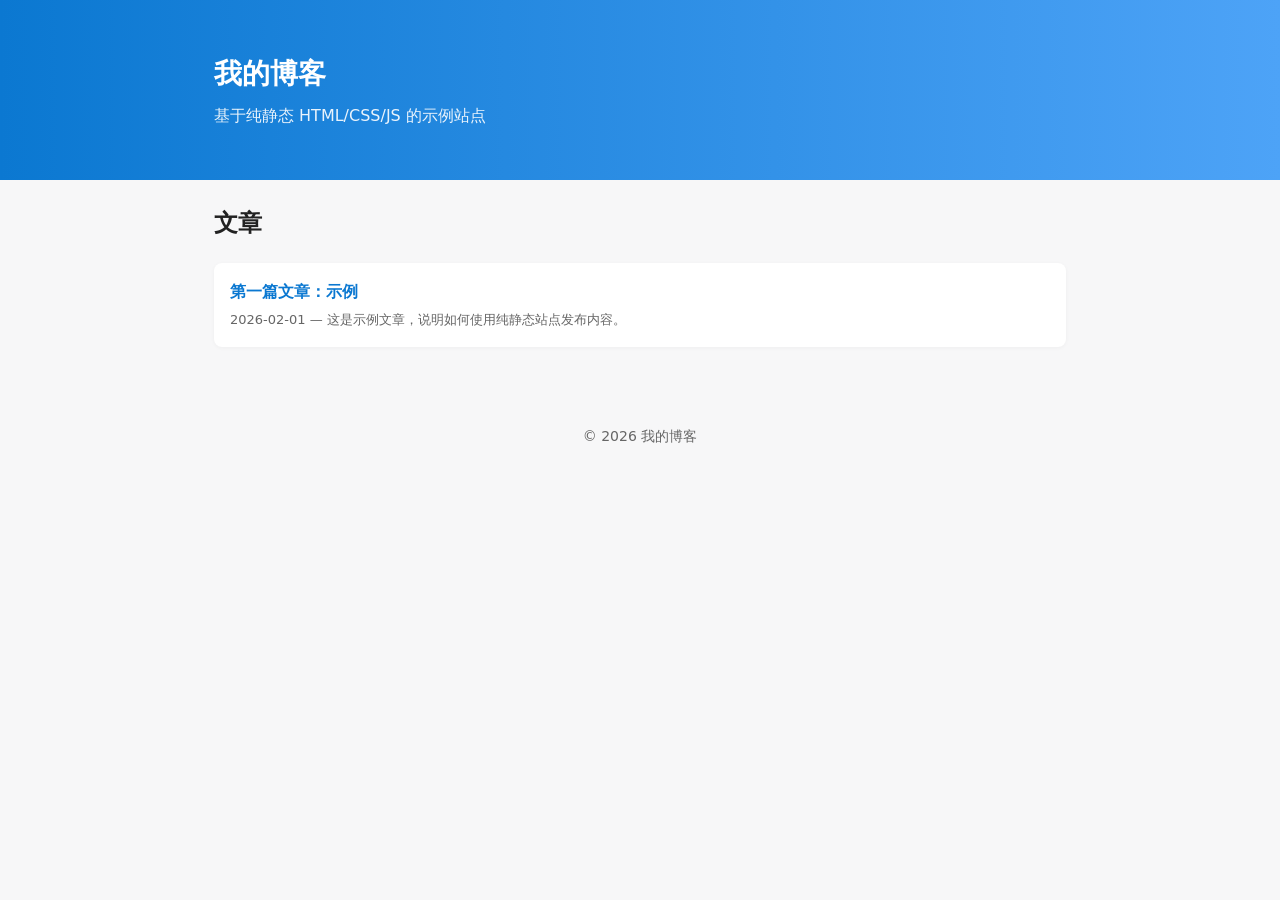
<file: index.html>
<!doctype html>
<html lang="zh-CN">

<head>
	<meta charset="utf-8">
	<meta name="viewport" content="width=device-width,initial-scale=1">
	<title>我的博客</title>
	<link rel="stylesheet" href="assets/style.css">
</head>

<body>
	<header class="site-header">
		<div class="container">
			<h1 class="site-title">我的博客</h1>
			<p class="site-desc">基于纯静态 HTML/CSS/JS 的示例站点</p>
		</div>
	</header>

	<main class="container">
		<section id="posts-section">
			<h2>文章</h2>
			<ul id="posts-list" class="posts-list">
				<!-- 列表由 assets/main.js 自动填充（读取 posts/posts.json） -->
			</ul>
		</section>
	</main>

	<footer class="site-footer">
		<div class="container">&copy; <span id="year"></span> 我的博客</div>
	</footer>

	<script src="assets/main.js"></script>

</body>

</html>
</file>
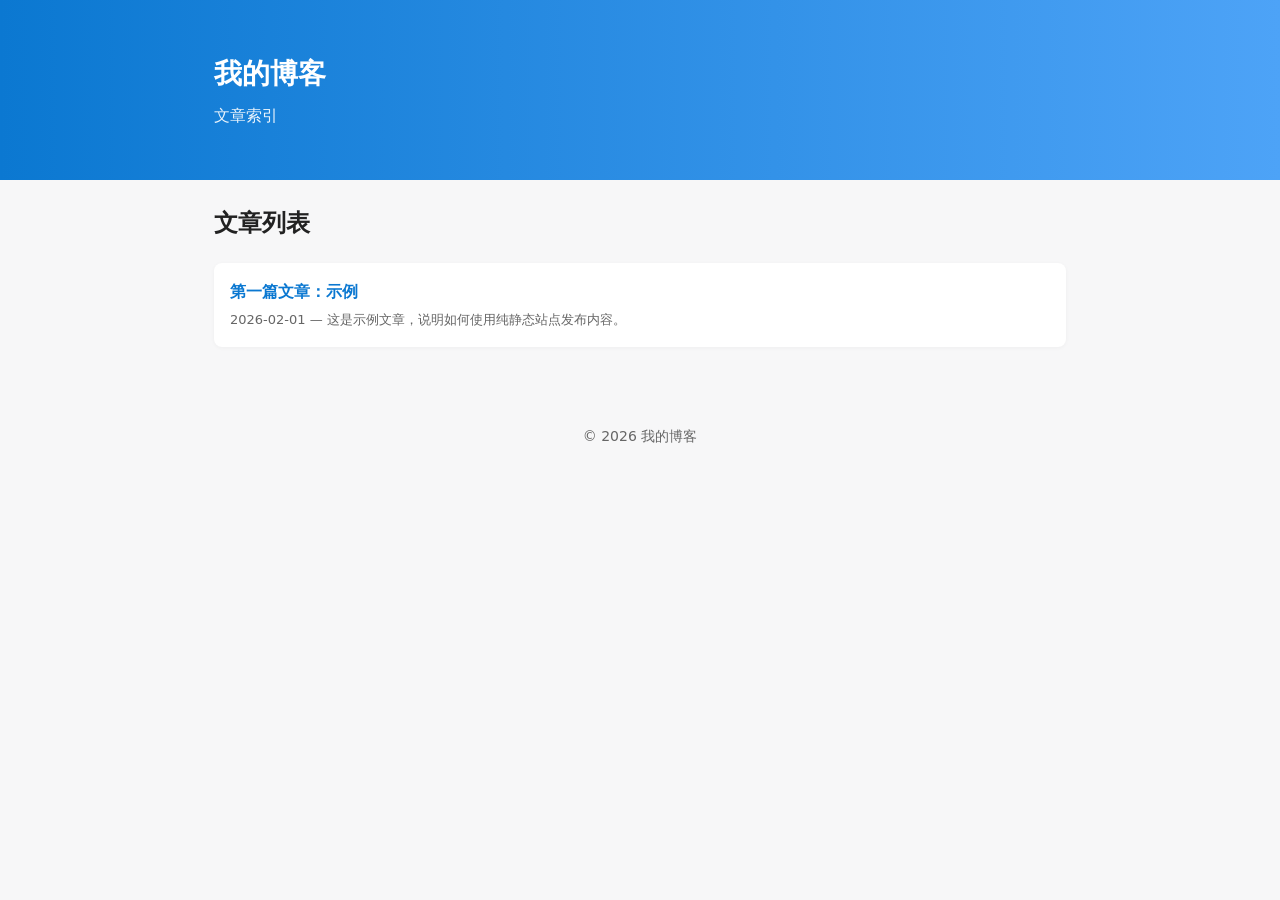
<file: posts/index.html>
<!doctype html>
<html lang="zh-CN">
<head>
  <meta charset="utf-8">
  <meta name="viewport" content="width=device-width,initial-scale=1">
  <title>文章列表 - 我的博客</title>
  <link rel="stylesheet" href="../assets/style.css">
</head>
<body>
  <header class="site-header">
    <div class="container">
      <h1 class="site-title"><a href="/" style="text-decoration:none;color:inherit;">我的博客</a></h1>
      <p class="site-desc">文章索引</p>
    </div>
  </header>

  <main class="container" id="main" role="main">
    <h2>文章列表</h2>
    <ul id="posts-list" class="posts-list">
      <li>正在加载文章……</li>
    </ul>
  </main>

  <footer class="site-footer">
    <div class="container">&copy; <span id="year"></span> 我的博客</div>
  </footer>

  <script>
    document.addEventListener('DOMContentLoaded', ()=>{
      try{document.getElementById('year').textContent = new Date().getFullYear()}catch(e){}
      const listEl = document.getElementById('posts-list');
      fetch('posts.json')
        .then(r=>{ if(!r.ok) throw new Error('无法读取 posts.json'); return r.json() })
        .then(posts=>{
          if(!Array.isArray(posts) || posts.length===0){ listEl.innerHTML = '<li>暂无文章。</li>'; return }
          posts.sort((a,b)=> (b.date||'').localeCompare(a.date||''));
          listEl.innerHTML = '';
          posts.forEach(p=>{
            const li = document.createElement('li');
            const a = document.createElement('a');
            // 生成绝对根路径链接，兼容 posts.json 中存储的相对路径
            a.href = '/' + (p.url || '').replace(/^\//, '');
            a.textContent = p.title || '无标题';
            li.appendChild(a);
            if(p.date || p.summary){
              const meta = document.createElement('div'); meta.className='post-meta';
              meta.textContent = (p.date? p.date + ' — ' : '') + (p.summary || '');
              li.appendChild(meta);
            }
            listEl.appendChild(li);
          })
        })
        .catch(err=>{ listEl.innerHTML = '<li>加载失败。</li>'; console.warn(err) })
    })
  </script>
</body>
</html>
</file>
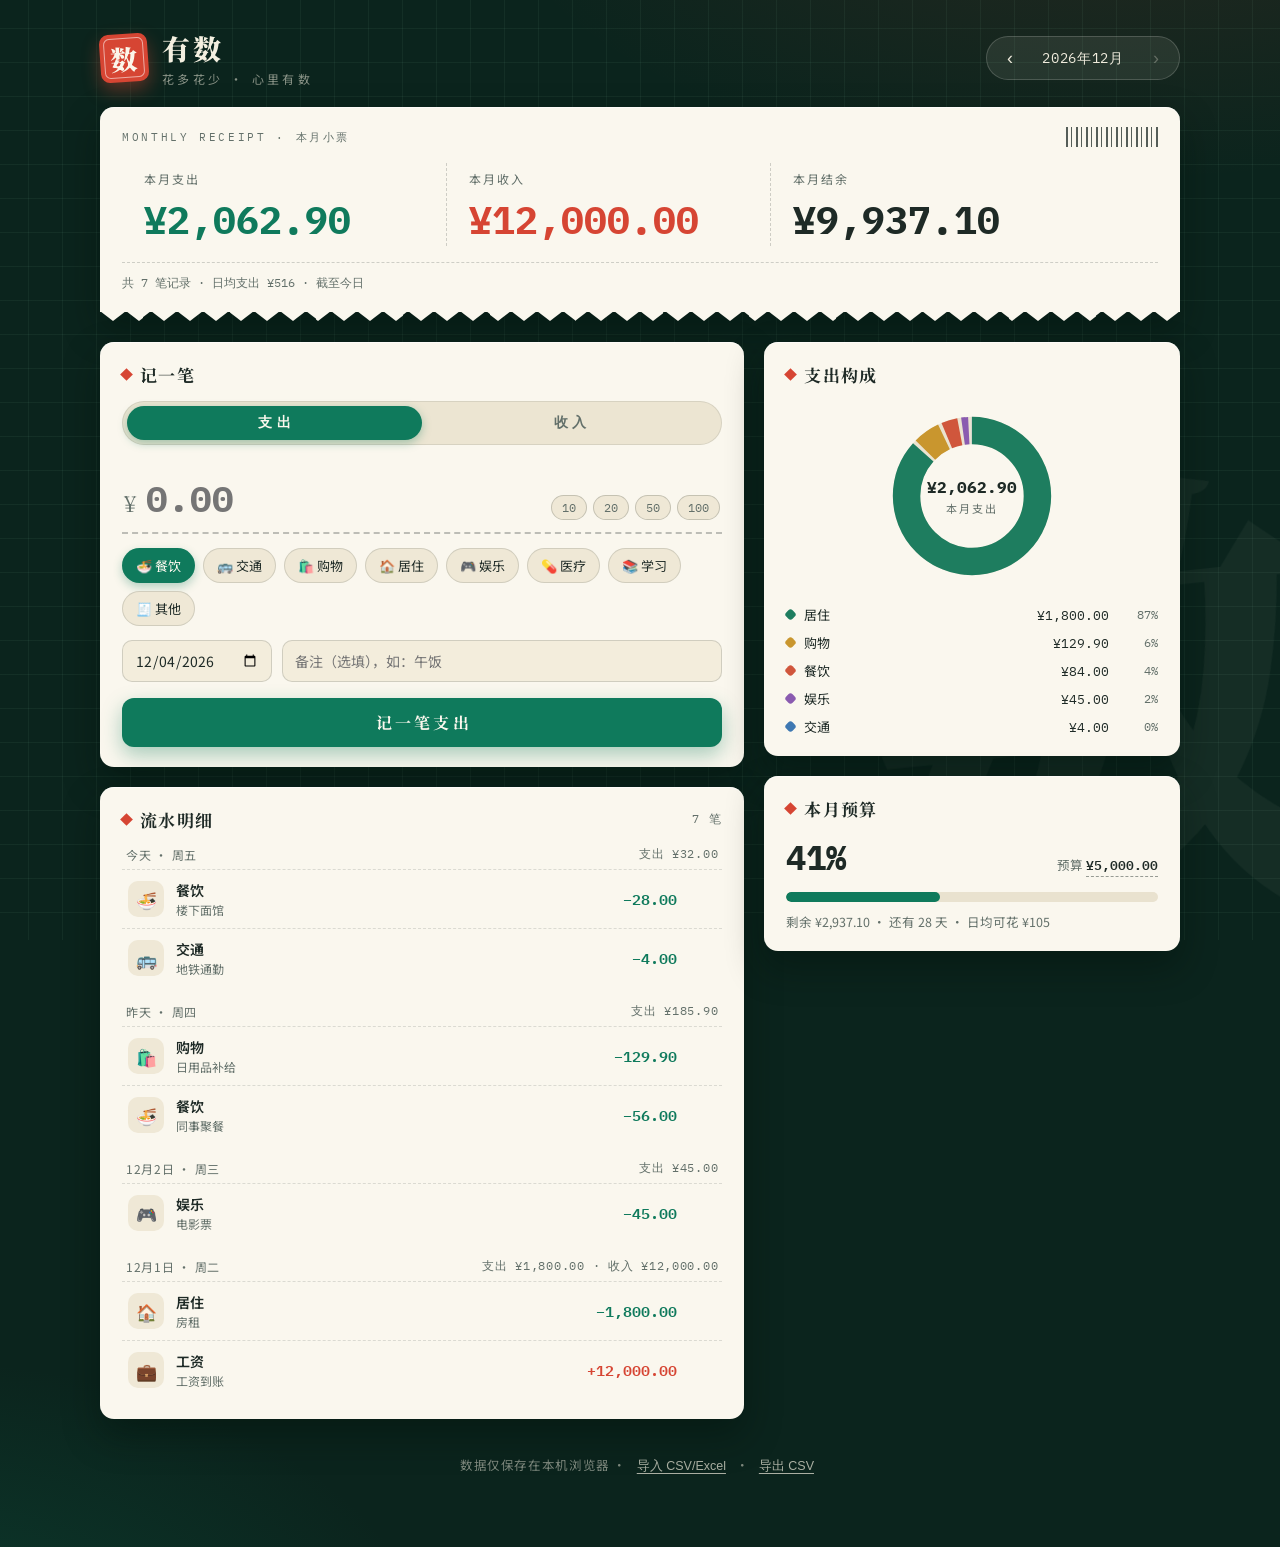
<file: shizhang/index.html>
<!DOCTYPE html>
<html lang="zh-CN">

<head>
    <meta charset="UTF-8">
    <meta name="viewport" content="width=device-width, initial-scale=1.0">
    <title>有数 · 记账本</title>
    <link rel="icon" type="image/png" href="icons/icon-192.png">
    <link rel="manifest" href="manifest.webmanifest">
    <meta name="theme-color" content="#0b241d">
    <meta name="mobile-web-app-capable" content="yes">
    <meta name="apple-mobile-web-app-capable" content="yes">
    <meta name="apple-mobile-web-app-status-bar-style" content="black-translucent">
    <meta name="apple-mobile-web-app-title" content="有数">
    <link rel="apple-touch-icon" href="icons/icon-192.png">
    <link rel="preconnect" href="https://fonts.googleapis.com">
    <link rel="preconnect" href="https://fonts.gstatic.com" crossorigin>
    <link
        href="https://fonts.googleapis.com/css2?family=IBM+Plex+Mono:wght@400;600;700&family=Noto+Sans+SC:wght@400;500;700&family=Noto+Serif+SC:wght@600;900&display=swap"
        rel="stylesheet">
    <style>
        :root {
            --bg: #0b241d;
            --paper: #faf7ee;
            --paper2: #efe8d6;
            --ink: #1e2a26;
            --ink-soft: #63706a;
            --red: #d64533;
            --red-deep: #b53224;
            --green: #0f7a5c;
            --gold: #c9962e;
            --serif: 'Noto Serif SC', 'Songti SC', serif;
            --sans: 'Noto Sans SC', 'PingFang SC', 'Microsoft YaHei', sans-serif;
            --mono: 'IBM Plex Mono', 'Menlo', monospace;
        }

        * {
            margin: 0;
            padding: 0;
            box-sizing: border-box
        }

        html {
            scroll-behavior: smooth;
            background: #0b241d;
            overscroll-behavior-y: none
        }

        body {
            font-family: var(--sans);
            color: var(--ink);
            min-height: 100vh;
            min-height: 100dvh;
            overflow-x: hidden;
            overscroll-behavior-y: none;
            background:
                radial-gradient(1100px 560px at 88% -10%, rgba(214, 69, 51, .14), transparent 60%),
                radial-gradient(900px 520px at -8% 108%, rgba(16, 122, 92, .28), transparent 60%),
                #0b241d;
        }

        body::before {
            content: "";
            position: fixed;
            inset: -40px;
            z-index: 0;
            pointer-events: none;
            background-image:
                linear-gradient(rgba(140, 200, 170, .07) 1px, transparent 1px),
                linear-gradient(90deg, rgba(140, 200, 170, .07) 1px, transparent 1px);
            background-size: 34px 34px;
            animation: drift 90s linear infinite;
        }

        @keyframes drift {
            to {
                transform: translate(34px, 34px)
            }
        }

        body::after {
            content: "数";
            position: fixed;
            right: -5vh;
            bottom: -12vh;
            z-index: 0;
            pointer-events: none;
            font-family: var(--serif);
            font-weight: 900;
            font-size: 52vh;
            color: rgba(240, 236, 221, .04);
            transform: rotate(-6deg);
        }

        ::selection {
            background: var(--red);
            color: #fff
        }

        .wrap {
            position: relative;
            z-index: 2;
            max-width: 1120px;
            margin: 0 auto;
            padding: 0 20px 70px
        }

        @keyframes rise {
            from {
                opacity: 0;
                transform: translateY(16px)
            }

            to {
                opacity: 1;
                transform: none
            }
        }

        /* ── 页眉 ── */
        .mast {
            display: flex;
            justify-content: space-between;
            align-items: center;
            gap: 16px;
            flex-wrap: wrap;
            padding: 28px 0 20px;
            animation: rise .5s ease both;
            position: relative;
            z-index: 20
        }

        .brand {
            display: flex;
            align-items: center;
            gap: 14px
        }

        .seal {
            width: 48px;
            height: 48px;
            flex: none;
            background: var(--red);
            color: #fbf6ea;
            position: relative;
            font-family: var(--serif);
            font-weight: 900;
            font-size: 27px;
            display: grid;
            place-items: center;
            border-radius: 9px;
            transform: rotate(-4deg);
            box-shadow: 0 8px 18px rgba(214, 69, 51, .4);
            transition: transform .3s;
        }

        .seal::after {
            content: "";
            position: absolute;
            inset: 4px;
            border: 1.5px solid rgba(255, 255, 255, .55);
            border-radius: 6px
        }

        .brand:hover .seal {
            transform: rotate(3deg) scale(1.05)
        }

        .brand h1 {
            font-family: var(--serif);
            font-weight: 900;
            font-size: 28px;
            letter-spacing: .12em;
            color: #f3efe0
        }

        .brand .tag {
            font-size: 12px;
            letter-spacing: .28em;
            color: rgba(240, 236, 221, .55);
            margin-top: 2px
        }

        /* ── 月份导航（含选择器） ── */
        .month-nav {
            display: flex;
            align-items: center;
            gap: 8px;
            background: rgba(250, 247, 238, .08);
            border: 1px solid rgba(250, 247, 238, .18);
            padding: 6px 8px;
            border-radius: 999px;
            color: #f0ecdd
        }

        .month-nav button {
            width: 30px;
            height: 30px;
            border-radius: 50%;
            border: none;
            background: transparent;
            color: inherit;
            font-size: 18px;
            line-height: 1;
            cursor: pointer;
            transition: .2s
        }

        .month-nav button:hover:not(:disabled) {
            background: rgba(250, 247, 238, .16)
        }

        .month-nav button:disabled {
            opacity: .3;
            cursor: default
        }

        #monthLabel {
            width: auto;
            height: auto;
            border-radius: 6px;
            padding: 0 8px;
            font-family: var(--mono);
            font-size: 14px;
            letter-spacing: .05em;
            min-width: 100px;
            text-align: center
        }

        .month-picker {
            position: absolute;
            top: calc(100% + 12px);
            right: 0;
            background: var(--paper);
            color: var(--ink);
            border-radius: 14px;
            padding: 16px;
            box-shadow: 0 12px 30px rgba(0, 0, 0, .3), 0 0 0 1px rgba(0, 0, 0, .05);
            width: 260px;
            max-width: calc(100vw - 40px);
            z-index: 10;
            opacity: 0;
            visibility: hidden;
            transform: translateY(-8px) scale(.96);
            transition: opacity .2s, transform .2s, visibility .2s;
            pointer-events: none
        }

        .month-picker.show {
            opacity: 1;
            visibility: visible;
            transform: translateY(0) scale(1);
            pointer-events: auto
        }

        .mp-head {
            display: flex;
            align-items: center;
            justify-content: space-between;
            margin-bottom: 12px
        }

        .month-picker .mp-head button {
            width: 28px;
            height: 28px;
            border: none;
            background: var(--paper2);
            border-radius: 8px;
            cursor: pointer;
            font-size: 16px;
            color: var(--ink);
            transition: background .2s
        }

        .month-picker .mp-head button:hover {
            background: #dfd7c3
        }

        #mpYear {
            font-family: var(--mono);
            font-weight: 600;
            font-size: 15px;
            letter-spacing: .05em
        }

        .mp-grid {
            display: grid;
            grid-template-columns: repeat(4, 1fr);
            gap: 8px
        }

        .month-picker .mp-grid button {
            width: auto;
            height: auto;
            border: 1px solid transparent;
            background: none;
            padding: 8px 0;
            border-radius: 8px;
            font-family: var(--sans);
            font-size: 14px;
            color: var(--ink);
            cursor: pointer;
            transition: all .2s;
            position: relative
        }

        .month-picker .mp-grid button:hover {
            background: var(--paper2)
        }

        .month-picker .mp-grid button.current {
            color: var(--green);
            font-weight: 700
        }

        .month-picker .mp-grid button.current::after {
            content: "";
            position: absolute;
            bottom: 4px;
            left: 50%;
            transform: translateX(-50%);
            width: 4px;
            height: 4px;
            border-radius: 50%;
            background: var(--green)
        }

        .month-picker .mp-grid button.active {
            background: var(--red);
            color: #fff;
            font-weight: 600;
            box-shadow: 0 4px 10px rgba(214, 69, 51, .3)
        }

        .month-picker .mp-grid button.active:hover {
            background: var(--red-deep)
        }

        .month-picker .mp-grid button:disabled {
            opacity: .3;
            cursor: default
        }

        .mp-foot {
            margin-top: 12px;
            border-top: 1px dashed rgba(30, 42, 38, .15);
            padding-top: 10px;
            text-align: center
        }

        .month-picker .mp-today {
            width: auto;
            height: auto;
            border: none;
            background: none;
            color: var(--ink-soft);
            font-size: 13px;
            cursor: pointer;
            padding: 4px 12px;
            border-radius: 6px;
            transition: all .2s
        }

        .month-picker .mp-today:hover {
            background: var(--paper2);
            color: var(--red)
        }

        /* ── 面板通用 ── */
        .panel {
            background: var(--paper);
            color: var(--ink);
            border-radius: 14px;
            padding: 20px 22px;
            position: relative;
            box-shadow: 0 16px 36px rgba(3, 18, 12, .45), inset 0 1px 0 rgba(255, 255, 255, .6);
        }

        .panel h2 {
            font-family: var(--serif);
            font-weight: 700;
            font-size: 17px;
            letter-spacing: .08em;
            display: flex;
            align-items: center;
            gap: 9px;
            margin-bottom: 14px
        }

        .panel h2::before {
            content: "";
            width: 9px;
            height: 9px;
            background: var(--red);
            transform: rotate(45deg);
            flex: none
        }

        .panel h2 .cnt {
            margin-left: auto;
            font-family: var(--mono);
            font-weight: 400;
            font-size: 12px;
            color: var(--ink-soft)
        }

        /* ── 月度小票 ── */
        #summary {
            margin-bottom: 30px;
            animation: rise .55s .08s ease both;
            border-radius: 14px 14px 0 0
        }

        .receipt-top {
            display: flex;
            justify-content: space-between;
            align-items: center;
            margin-bottom: 16px
        }

        .receipt-top span {
            font-family: var(--mono);
            font-size: 11px;
            letter-spacing: .24em;
            color: var(--ink-soft)
        }

        .barcode {
            width: 92px;
            height: 20px;
            opacity: .75;
            background: repeating-linear-gradient(90deg, var(--ink) 0 2px, transparent 2px 5px, var(--ink) 5px 6px, transparent 6px 10px)
        }

        .sum-grid {
            display: grid;
            grid-template-columns: 1fr 1fr 1.2fr
        }

        .sum-cell {
            padding: 2px 22px
        }

        .sum-cell+.sum-cell {
            border-left: 1.5px dashed rgba(30, 42, 38, .2)
        }

        .sum-label {
            font-size: 12px;
            letter-spacing: .18em;
            color: var(--ink-soft)
        }

        .sum-val {
            display: block;
            font-family: var(--mono);
            font-weight: 700;
            font-variant-numeric: tabular-nums;
            font-size: clamp(22px, 3.4vw, 38px);
            margin-top: 6px
        }

        .exp .sum-val {
            color: var(--green)
        }

        .inc .sum-val {
            color: var(--red)
        }

        .bal .sum-val {
            color: var(--ink)
        }

        .bal .sum-val.neg {
            color: var(--red)
        }

        .sum-foot {
            margin-top: 16px;
            padding-top: 12px;
            border-top: 1.5px dashed rgba(30, 42, 38, .2);
            font-family: var(--mono);
            font-size: 12px;
            color: var(--ink-soft)
        }

        .zigzag {
            position: absolute;
            left: 0;
            right: 0;
            bottom: -9px;
            height: 10px;
            background: url("data:image/svg+xml,%3Csvg xmlns='http://www.w3.org/2000/svg' width='16' height='10'%3E%3Cpath d='M0 0 L8 10 L16 0 Z' fill='%23faf7ee'/%3E%3C/svg%3E") repeat-x;
            background-size: calc(100%/42) 10px
        }

        /* ── 布局 ── */
        .layout {
            display: grid;
            grid-template-columns: minmax(0, 1.55fr) minmax(0, 1fr);
            gap: 20px;
            align-items: start
        }

        #entry {
            animation: rise .55s .16s ease both
        }

        #ledger {
            margin-top: 20px;
            animation: rise .55s .22s ease both
        }

        #chartPanel {
            animation: rise .55s .24s ease both
        }

        #budgetPanel {
            margin-top: 20px;
            animation: rise .55s .3s ease both
        }

        /* ── 记一笔表单 ── */
        .type-toggle {
            position: relative;
            display: grid;
            grid-template-columns: 1fr 1fr;
            background: #ece5d2;
            border: 1px solid rgba(30, 42, 38, .1);
            border-radius: 999px;
            padding: 4px
        }

        .type-toggle .ind {
            position: absolute;
            top: 4px;
            bottom: 4px;
            left: 4px;
            width: calc(50% - 4px);
            border-radius: 999px;
            background: var(--green);
            box-shadow: 0 3px 10px rgba(15, 122, 92, .35);
            transition: transform .3s cubic-bezier(.55, .15, .15, 1), background .3s, box-shadow .3s
        }

        .type-toggle[data-type="income"] .ind {
            transform: translateX(100%);
            background: var(--red);
            box-shadow: 0 3px 10px rgba(214, 69, 51, .35)
        }

        .type-toggle button {
            position: relative;
            z-index: 1;
            border: none;
            background: none;
            padding: 8px 0;
            font-size: 14px;
            font-weight: 600;
            letter-spacing: .3em;
            text-indent: .3em;
            color: var(--ink-soft);
            cursor: pointer;
            transition: color .25s
        }

        .type-toggle button.on {
            color: #fbf8ee
        }

        .amount-box {
            display: flex;
            align-items: baseline;
            gap: 10px;
            flex-wrap: wrap;
            border-bottom: 2px dashed rgba(30, 42, 38, .28);
            padding: 14px 2px 10px;
            margin-top: 16px;
            transition: border-color .25s
        }

        .amount-box:focus-within {
            border-color: var(--gold);
            border-bottom-style: solid
        }

        .amount-box .cur {
            font-family: var(--serif);
            font-size: 22px;
            color: var(--ink-soft)
        }

        #amount {
            flex: 1;
            min-width: 140px;
            border: none;
            background: none;
            outline: none;
            font-family: var(--mono);
            font-weight: 700;
            font-size: 36px;
            color: var(--ink)
        }

        #amount::-webkit-outer-spin-button,
        #amount::-webkit-inner-spin-button {
            -webkit-appearance: none;
            margin: 0
        }

        #amount {
            -moz-appearance: textfield;
            appearance: textfield
        }

        .quick {
            display: flex;
            gap: 6px
        }

        .qk {
            font-family: var(--mono);
            font-size: 12px;
            padding: 4px 10px;
            border: 1px solid rgba(30, 42, 38, .2);
            background: var(--paper2);
            border-radius: 999px;
            cursor: pointer;
            transition: .15s;
            color: var(--ink-soft)
        }

        .qk:hover {
            background: var(--ink);
            color: var(--paper);
            transform: translateY(-1px)
        }

        @keyframes shake {

            0%,
            100% {
                transform: none
            }

            25% {
                transform: translateX(-6px)
            }

            75% {
                transform: translateX(6px)
            }
        }

        .amount-box.shake {
            animation: shake .35s;
            border-bottom-color: var(--red)
        }

        .chips {
            display: flex;
            flex-wrap: wrap;
            gap: 8px;
            margin: 14px 0 4px
        }

        .chip {
            display: inline-flex;
            align-items: center;
            gap: 6px;
            padding: 7px 13px;
            border-radius: 999px;
            background: var(--paper2);
            border: 1px solid rgba(30, 42, 38, .14);
            font-size: 13px;
            font-family: var(--sans);
            color: var(--ink);
            cursor: pointer;
            transition: .18s;
            user-select: none
        }

        .chip:hover {
            transform: translateY(-2px);
            box-shadow: 0 4px 10px rgba(20, 30, 25, .14)
        }

        .chip.sel {
            color: #fbf8ee;
            border-color: transparent;
            animation: pop .28s
        }

        .chips.t-expense .chip.sel {
            background: var(--green);
            box-shadow: 0 4px 10px rgba(15, 122, 92, .3)
        }

        .chips.t-income .chip.sel {
            background: var(--red);
            box-shadow: 0 4px 10px rgba(214, 69, 51, .3)
        }

        @keyframes pop {
            0% {
                transform: scale(.9)
            }

            60% {
                transform: scale(1.08)
            }

            100% {
                transform: scale(1)
            }
        }

        .row-fields {
            display: grid;
            grid-template-columns: 150px 1fr;
            gap: 10px;
            margin-top: 14px
        }

        .field {
            background: #f3eddc;
            border: 1px solid rgba(30, 42, 38, .16);
            border-radius: 10px;
            padding: 9px 12px;
            font: inherit;
            font-size: 14px;
            color: var(--ink);
            width: 100%;
            outline: none;
            transition: border-color .2s
        }

        .field:focus {
            border-color: var(--green)
        }

        .btn {
            border: none;
            border-radius: 12px;
            padding: 13px 20px;
            font-family: var(--serif);
            font-weight: 700;
            font-size: 16px;
            letter-spacing: .2em;
            text-indent: .2em;
            cursor: pointer;
            transition: transform .15s, filter .15s, box-shadow .15s
        }

        .btn:active {
            transform: scale(.98)
        }

        .btn-primary {
            width: 100%;
            margin-top: 16px;
            color: #fbf8ee
        }

        .btn-primary.exp {
            background: var(--green);
            box-shadow: 0 8px 20px rgba(15, 122, 92, .35)
        }

        .btn-primary.inc {
            background: var(--red);
            box-shadow: 0 8px 20px rgba(214, 69, 51, .35)
        }

        .btn-primary:hover {
            transform: translateY(-2px);
            filter: brightness(1.06)
        }

        .btn-ghost {
            background: none;
            border: 1.5px dashed rgba(30, 42, 38, .3);
            color: var(--ink-soft);
            font-size: 13px;
            padding: 8px 16px;
            border-radius: 10px
        }

        .btn-ghost:hover {
            border-style: solid;
            color: var(--ink)
        }

        /* ── 流水明细 ── */
        .day {
            margin-top: 16px
        }

        .day:first-child {
            margin-top: 2px
        }

        .day-head {
            display: flex;
            justify-content: space-between;
            font-size: 12px;
            letter-spacing: .06em;
            color: var(--ink-soft);
            padding: 0 4px 6px
        }

        .day-sum {
            font-family: var(--mono);
            font-size: 11.5px
        }

        .row {
            display: flex;
            align-items: center;
            gap: 12px;
            padding: 10px 6px;
            border-top: 1px dashed rgba(30, 42, 38, .14);
            transition: background .2s, opacity .22s, transform .22s
        }

        .row:hover {
            background: rgba(15, 122, 92, .06)
        }

        .row.out {
            opacity: 0;
            transform: translateX(14px)
        }

        @keyframes flash {
            0% {
                background: rgba(201, 150, 46, .3)
            }

            100% {
                background: transparent
            }
        }

        .row.flash {
            animation: flash 1.2s ease
        }

        .icon {
            width: 36px;
            height: 36px;
            flex: none;
            display: grid;
            place-items: center;
            font-size: 17px;
            background: var(--paper2);
            border-radius: 10px
        }

        .meta {
            flex: 1;
            display: flex;
            flex-direction: column;
            gap: 1px;
            min-width: 0
        }

        .cat {
            font-size: 14px;
            font-weight: 600
        }

        .note {
            font-size: 12px;
            color: var(--ink-soft);
            white-space: nowrap;
            overflow: hidden;
            text-overflow: ellipsis
        }

        .amt {
            font-family: var(--mono);
            font-weight: 600;
            font-size: 15px;
            font-variant-numeric: tabular-nums
        }

        .amt.expense {
            color: var(--green)
        }

        .amt.income {
            color: var(--red)
        }

        .del {
            border: none;
            background: none;
            color: #a85349;
            font-size: 13px;
            cursor: pointer;
            opacity: 0;
            transition: .2s;
            padding: 4px 7px;
            border-radius: 6px
        }

        .row:hover .del {
            opacity: .75
        }

        .del:hover {
            background: rgba(214, 69, 51, .12);
            opacity: 1
        }

        @media (hover:none) {
            .del {
                opacity: .55
            }
        }

        .empty {
            text-align: center;
            padding: 36px 16px;
            border: 1.5px dashed rgba(30, 42, 38, .25);
            border-radius: 12px;
            color: var(--ink-soft);
            font-size: 14px;
            line-height: 2
        }

        /* ── 支出构成 ── */
        .donut-wrap {
            position: relative;
            width: 190px;
            margin: 6px auto 14px
        }

        .donut-wrap svg {
            display: block
        }

        .donut-wrap circle.seg {
            transition: stroke-dasharray .8s cubic-bezier(.4, .1, .2, 1), stroke-dashoffset .8s cubic-bezier(.4, .1, .2, 1)
        }

        .donut-center {
            position: absolute;
            inset: 0;
            display: grid;
            place-content: center;
            text-align: center;
            gap: 3px
        }

        #dcVal {
            font-family: var(--mono);
            font-weight: 700;
            font-size: 15.5px
        }

        #dcLab {
            font-size: 11px;
            letter-spacing: .2em;
            color: var(--ink-soft)
        }

        .legend {
            display: flex;
            flex-direction: column;
            gap: 9px
        }

        .lg-row {
            display: flex;
            align-items: center;
            gap: 9px;
            font-size: 13px
        }

        .lg-dot {
            width: 9px;
            height: 9px;
            border-radius: 3px;
            flex: none;
            transform: rotate(45deg)
        }

        .lg-amt {
            margin-left: auto;
            font-family: var(--mono);
            font-size: 12.5px
        }

        .lg-pct {
            width: 40px;
            text-align: right;
            font-family: var(--mono);
            font-size: 12px;
            color: var(--ink-soft)
        }

        .lg-empty {
            font-size: 13px;
            color: var(--ink-soft);
            text-align: center;
            padding: 10px 0
        }

        /* ── 预算 ── */
        .budget-top {
            display: flex;
            align-items: baseline;
            justify-content: space-between
        }

        #budgetUsed {
            font-family: var(--mono);
            font-weight: 700;
            font-size: 34px;
            transition: color .3s
        }

        #budgetUsed.over {
            color: var(--red)
        }

        .budget-amt {
            font-size: 12.5px;
            color: var(--ink-soft)
        }

        #budgetVal {
            font-family: var(--mono);
            font-weight: 600;
            color: var(--ink);
            cursor: pointer;
            border-bottom: 1px dashed rgba(30, 42, 38, .45)
        }

        #budgetVal:hover {
            color: var(--red)
        }

        #budgetInput {
            width: 110px;
            padding: 4px 8px;
            font-family: var(--mono)
        }

        .bar {
            height: 10px;
            background: #e9e2cf;
            border-radius: 99px;
            overflow: hidden;
            margin: 13px 0 10px
        }

        #barFill {
            height: 100%;
            width: 0%;
            background: var(--green);
            border-radius: 99px;
            transition: width .8s cubic-bezier(.4, .1, .2, 1), background .3s
        }

        #barFill.warn {
            background: var(--gold)
        }

        #barFill.over {
            background: var(--red)
        }

        .budget-sub {
            font-size: 12.5px;
            color: var(--ink-soft)
        }

        /* ── 页脚 / 提示 ── */
        footer {
            margin-top: 36px;
            text-align: center;
            font-size: 12.5px;
            color: rgba(240, 236, 221, .5);
            letter-spacing: .05em
        }

        footer button {
            background: none;
            border: none;
            color: rgba(240, 236, 221, .7);
            font-size: 12.5px;
            cursor: pointer;
            text-decoration: underline;
            text-underline-offset: 3px;
            padding: 2px 6px
        }

        footer button:hover {
            color: #fff
        }

        #toast {
            position: fixed;
            left: 50%;
            bottom: 28px;
            z-index: 50;
            transform: translate(-50%, 18px);
            opacity: 0;
            pointer-events: none;
            background: var(--paper);
            color: var(--ink);
            border-left: 4px solid var(--red);
            padding: 12px 20px;
            border-radius: 6px;
            box-shadow: 0 16px 34px rgba(0, 0, 0, .45);
            font-size: 14px;
            transition: transform .3s, opacity .3s
        }

        #toast.show {
            transform: translate(-50%, 0);
            opacity: 1
        }

        #toast .toast-act {
            margin-left: 14px;
            border: none;
            background: var(--red);
            color: #fff;
            font-size: 12.5px;
            padding: 5px 12px;
            border-radius: 999px;
            cursor: pointer;
            letter-spacing: .05em
        }

        #toast .toast-act:hover {
            filter: brightness(1.1)
        }

        @media (max-width:960px) {
            .layout {
                grid-template-columns: 1fr
            }

            .sum-grid {
                grid-template-columns: 1fr
            }

            .sum-cell {
                padding: 12px 4px
            }

            .sum-cell+.sum-cell {
                border-left: none;
                border-top: 1.5px dashed rgba(30, 42, 38, .2)
            }

            .row-fields {
                grid-template-columns: 1fr
            }
        }

        @media (prefers-reduced-motion:reduce) {

            *,
            *::before,
            *::after {
                animation: none !important;
                transition: none !important
            }
        }
    </style>
</head>

<body>
    <div class="wrap">

        <header class="mast">
            <div class="brand">
                <span class="seal">数</span>
                <div>
                    <h1>有数</h1>
                    <p class="tag">花多花少 · 心里有数</p>
                </div>
            </div>
            <nav class="month-nav" id="monthNav">
                <button id="prevM" title="上一月">‹</button>
                <button id="monthLabel" type="button"></button>
                <button id="nextM" title="下一月">›</button>
                <div class="month-picker" id="monthPicker">
                    <div class="mp-head">
                        <button type="button" id="mpPrevY">‹</button>
                        <span id="mpYear"></span>
                        <button type="button" id="mpNextY">›</button>
                    </div>
                    <div class="mp-grid" id="mpGrid"></div>
                    <div class="mp-foot">
                        <button type="button" class="mp-today" id="mpToday">回到本月</button>
                    </div>
                </div>
            </nav>
        </header>

        <section class="panel" id="summary">
            <div class="receipt-top"><span>MONTHLY RECEIPT · 本月小票</span><span class="barcode"></span></div>
            <div class="sum-grid">
                <div class="sum-cell exp"><span class="sum-label">本月支出</span><span class="sum-val"
                        id="sumExp">¥0.00</span></div>
                <div class="sum-cell inc"><span class="sum-label">本月收入</span><span class="sum-val"
                        id="sumInc">¥0.00</span></div>
                <div class="sum-cell bal"><span class="sum-label">本月结余</span><span class="sum-val"
                        id="sumBal">¥0.00</span></div>
            </div>
            <div class="sum-foot" id="sumMeta"></div>
            <div class="zigzag"></div>
        </section>

        <main class="layout">
            <div class="col-main">
                <section class="panel" id="entry">
                    <h2>记一笔</h2>
                    <div class="type-toggle" id="typeToggle" data-type="expense">
                        <span class="ind"></span>
                        <button type="button" id="tabExp" class="on">支出</button>
                        <button type="button" id="tabInc">收入</button>
                    </div>
                    <form id="form" autocomplete="off">
                        <div class="amount-box" id="amountBox">
                            <span class="cur">¥</span>
                            <input id="amount" type="number" inputmode="decimal" step="0.01" min="0" placeholder="0.00">
                            <div class="quick">
                                <button type="button" class="qk" data-v="10">10</button>
                                <button type="button" class="qk" data-v="20">20</button>
                                <button type="button" class="qk" data-v="50">50</button>
                                <button type="button" class="qk" data-v="100">100</button>
                            </div>
                        </div>
                        <div class="chips t-expense" id="catChips"></div>
                        <div class="row-fields">
                            <input id="date" type="date" class="field">
                            <input id="note" type="text" class="field" maxlength="30" placeholder="备注（选填），如：午饭">
                        </div>
                        <button id="submitBtn" class="btn btn-primary exp" type="submit">记一笔支出</button>
                    </form>
                </section>

                <section class="panel" id="ledger">
                    <h2>流水明细 <span class="cnt" id="ledgerCount"></span></h2>
                    <div id="list"></div>
                </section>
            </div>

            <aside class="col-side">
                <section class="panel" id="chartPanel">
                    <h2>支出构成</h2>
                    <div class="donut-wrap">
                        <svg id="donutSvg" width="190" height="190" viewBox="0 0 180 180"></svg>
                        <div class="donut-center"><span id="dcVal">¥0.00</span><span id="dcLab">本月支出</span></div>
                    </div>
                    <div class="legend" id="legend"></div>
                </section>

                <section class="panel" id="budgetPanel">
                    <h2>本月预算</h2>
                    <div class="budget-top">
                        <span id="budgetUsed">0%</span>
                        <span class="budget-amt">预算 <span id="budgetVal"></span><input id="budgetInput" type="number"
                                class="field" hidden></span>
                    </div>
                    <div class="bar">
                        <div id="barFill"></div>
                    </div>
                    <div class="budget-sub" id="budgetSub"></div>
                </section>
            </aside>
        </main>

        <footer>
            数据仅保存在本机浏览器 ·
            <button id="importBtn">导入 CSV/Excel</button> ·
            <button id="exportBtn">导出 CSV</button>
            <input type="file" id="importFile" accept=".csv,.xlsx,.xls" hidden>
        </footer>
    </div>

    <div id="toast" role="status"></div>

    <script>
        /* ═══════════ 基础数据 ═══════════ */
        const CATEGORIES = {
            expense: [
                { id: 'food', name: '餐饮', icon: '🍜' },
                { id: 'transport', name: '交通', icon: '🚌' },
                { id: 'shopping', name: '购物', icon: '🛍️' },
                { id: 'home', name: '居住', icon: '🏠' },
                { id: 'fun', name: '娱乐', icon: '🎮' },
                { id: 'health', name: '医疗', icon: '💊' },
                { id: 'edu', name: '学习', icon: '📚' },
                { id: 'other-exp', name: '其他', icon: '🧾' },
            ],
            income: [
                { id: 'salary', name: '工资', icon: '💼' },
                { id: 'bonus', name: '奖金', icon: '🎁' },
                { id: 'invest', name: '理财', icon: '📈' },
                { id: 'side', name: '副业', icon: '🧑‍💻' },
                { id: 'other-inc', name: '其他', icon: '💰' },
            ]
        };
        const CAT_COLOR = {
            food: '#d0563c', transport: '#3e78b2', shopping: '#c9962e', home: '#1e7d5f',
            fun: '#8a5bb0', health: '#d4707f', edu: '#6b8f3f', 'other-exp': '#8b8578'
        };
        const ALL_CATS = [...CATEGORIES.expense, ...CATEGORIES.income];
        const $ = s => document.querySelector(s);
        const KEY = 'shizhang.records.v1', BKEY = 'shizhang.budget.v1';

        const pad = n => String(n).padStart(2, '0');
        const fmtDate = d => `${d.getFullYear()}-${pad(d.getMonth() + 1)}-${pad(d.getDate())}`;
        const curYM = () => fmtDate(new Date()).slice(0, 7);
        const uid = () => Date.now().toString(36) + Math.random().toString(36).slice(2, 7);
        const fmtMoney = n => Math.abs(n).toLocaleString('zh-CN', { minimumFractionDigits: 2, maximumFractionDigits: 2 });
        const esc = s => String(s).replace(/[&<>"]/g, c => ({ '&': '&amp;', '<': '&lt;', '>': '&gt;', '"': '&quot;' }[c]));
        const catOf = r => ALL_CATS.find(c => c.id === r.cat) || { name: '未分类', icon: '🧾' };

        /* ═══════════ 状态 ═══════════ */
        function load(k) { try { const v = localStorage.getItem(k); return v ? JSON.parse(v) : null; } catch { return null; } }
        function save() { localStorage.setItem(KEY, JSON.stringify(records)); }

        function seed() {
            const now = new Date();
            const off = n => { const d = new Date(now); d.setDate(d.getDate() - n); return fmtDate(d); };
            const mk = (ago, type, cat, amount, note) =>
                ({ id: uid(), type, cat, amount, note, date: off(ago), ts: Date.now() - ago * 864e5 - Math.random() * 36e5 });
            const salaryAgo = now.getDate() - 1;
            return [
                mk(0, 'expense', 'food', 28, '楼下面馆'),
                mk(0, 'expense', 'transport', 4, '地铁通勤'),
                mk(1, 'expense', 'shopping', 129.9, '日用品补给'),
                mk(1, 'expense', 'food', 56, '同事聚餐'),
                mk(2, 'expense', 'fun', 45, '电影票'),
                mk(3, 'expense', 'home', 1800, '房租'),
                mk(4, 'expense', 'edu', 88, '网课续费'),
                mk(5, 'income', 'invest', 86.32, '基金收益'),
                mk(salaryAgo, 'income', 'salary', 12000, '工资到账'),
            ];
        }

        let records = load(KEY);
        if (!records) { records = seed(); save(); }
        let budget = load(BKEY) ?? 5000;
        let view = { ym: curYM() };
        let formType = 'expense';
        let selectedCat = CATEGORIES.expense[0].id;

        /* ═══════════ 工具 ═══════════ */
        function monthRecords() { return records.filter(r => r.date.startsWith(view.ym)); }
        function totals(list) { let exp = 0, inc = 0; for (const r of list) r.type === 'expense' ? exp += r.amount : inc += r.amount; return { exp, inc }; }
        function daysInMonth(ym) { const [y, m] = ym.split('-').map(Number); return new Date(y, m, 0).getDate(); }
        function shiftMonth(ym, d) { const [y, m] = ym.split('-').map(Number); const t = new Date(y, m - 1 + d, 1); return `${t.getFullYear()}-${pad(t.getMonth() + 1)}`; }
        function dayLabel(ds) {
            const today = fmtDate(new Date());
            const y = new Date(); y.setDate(y.getDate() - 1);
            const yest = fmtDate(y);
            const [Y, M, D] = ds.split('-').map(Number);
            const wd = ['周日', '周一', '周二', '周三', '周四', '周五', '周六'][new Date(Y, M - 1, D).getDay()];
            if (ds === today) return `今天 · ${wd}`;
            if (ds === yest) return `昨天 · ${wd}`;
            return `${M}月${D}日 · ${wd}`;
        }
        function tween(el, to, prefix = '¥') {
            const from = el._v ?? 0; el._v = to;
            cancelAnimationFrame(el._raf);
            const t0 = performance.now(), dur = 700;
            const step = t => {
                const p = Math.min(1, (t - t0) / dur), e = 1 - Math.pow(1 - p, 3);
                el.textContent = prefix + fmtMoney(from + (to - from) * e);
                if (p < 1) el._raf = requestAnimationFrame(step);
            };
            el._raf = requestAnimationFrame(step);
        }
        let toastTimer;
        function toast(msg, action) {
            const el = $('#toast');
            el.innerHTML = '';
            const span = document.createElement('span');
            span.textContent = msg;
            el.appendChild(span);
            if (action) {
                const btn = document.createElement('button');
                btn.className = 'toast-act';
                btn.textContent = action.label;
                btn.onclick = () => { action.fn(); el.classList.remove('show'); };
                el.appendChild(btn);
            }
            el.classList.add('show');
            clearTimeout(toastTimer);
            toastTimer = setTimeout(() => el.classList.remove('show'), action ? 5000 : 2400);
        }

        /* ═══════════ 月份导航 + 选择器 ═══════════ */
        let pickerYear = new Date().getFullYear();

        function renderPicker() {
            $('#mpYear').textContent = pickerYear;
            const grid = $('#mpGrid');
            let html = '';
            for (let m = 1; m <= 12; m++) {
                const ym = `${pickerYear}-${pad(m)}`;
                const isFuture = ym > curYM();
                html += `<button type="button" data-ym="${ym}" ${isFuture ? 'disabled' : ''}>${m}月</button>`;
            }
            grid.innerHTML = html;
            grid.querySelectorAll('button').forEach(btn => {
                btn.classList.toggle('active', btn.dataset.ym === view.ym);
                btn.classList.toggle('current', btn.dataset.ym === curYM());
            });
        }

        function renderMonthNav() {
            const [y, m] = view.ym.split('-');
            $('#monthLabel').textContent = `${y}年${Number(m)}月`;
            $('#nextM').disabled = view.ym >= curYM();
            if ($('#monthPicker').classList.contains('show')) renderPicker();
        }

        $('#monthLabel').onclick = (e) => {
            e.stopPropagation();
            const picker = $('#monthPicker');
            const isShow = picker.classList.toggle('show');
            if (isShow) {
                pickerYear = parseInt(view.ym.split('-')[0]);
                renderPicker();
            }
        };
        document.addEventListener('click', e => {
            if (!e.target.closest('#monthPicker') && !e.target.closest('#monthLabel')) {
                $('#monthPicker').classList.remove('show');
            }
        });
        $('#mpPrevY').onclick = e => { e.stopPropagation(); pickerYear--; renderPicker(); };
        $('#mpNextY').onclick = e => { e.stopPropagation(); pickerYear++; renderPicker(); };
        $('#mpGrid').addEventListener('click', e => {
            const btn = e.target.closest('button');
            if (!btn || btn.disabled) return;
            view.ym = btn.dataset.ym;
            $('#monthPicker').classList.remove('show');
            renderAll();
        });
        $('#mpToday').onclick = () => {
            view.ym = curYM();
            $('#monthPicker').classList.remove('show');
            renderAll();
        };

        $('#prevM').onclick = () => { view.ym = shiftMonth(view.ym, -1); renderAll(); };
        $('#nextM').onclick = () => { if (view.ym < curYM()) { view.ym = shiftMonth(view.ym, 1); renderAll(); } };

        document.addEventListener('keydown', e => {
            const tag = document.activeElement?.tagName;
            if (['INPUT', 'TEXTAREA', 'SELECT'].includes(tag)) return;
            if (e.key === 'ArrowLeft') {
                view.ym = shiftMonth(view.ym, -1); renderAll(); e.preventDefault();
            } else if (e.key === 'ArrowRight') {
                if (view.ym < curYM()) { view.ym = shiftMonth(view.ym, 1); renderAll(); e.preventDefault(); }
            }
        });

        $('#monthNav').addEventListener('wheel', e => {
            if (e.deltaY < 0) { view.ym = shiftMonth(view.ym, -1); renderAll(); }
            else if (e.deltaY > 0 && view.ym < curYM()) { view.ym = shiftMonth(view.ym, 1); renderAll(); }
            e.preventDefault();
        }, { passive: false });

        /* ═══════════ 渲染 ═══════════ */
        function renderSummary() {
            const list = monthRecords(), { exp, inc } = totals(list), bal = inc - exp;
            tween($('#sumExp'), exp);
            tween($('#sumInc'), inc);
            tween($('#sumBal'), Math.abs(bal), bal < 0 ? '-¥' : '¥');
            $('#sumBal').classList.toggle('neg', bal < 0);
            const days = view.ym === curYM() ? new Date().getDate() : daysInMonth(view.ym);
            $('#sumMeta').textContent =
                `共 ${list.length} 笔记录 · 日均支出 ¥${(exp / (days || 1)).toFixed(0)}` +
                (view.ym === curYM() ? ` · 截至今日` : '');
            $('#ledgerCount').textContent = `${list.length} 笔`;
        }

        function renderList(highlightId) {
            const wrap = $('#list');
            const list = monthRecords().sort((a, b) => b.date.localeCompare(a.date) || b.ts - a.ts);
            if (!list.length) {
                wrap.innerHTML = `<div class="empty">这个月还没有账目，从第一笔开始吧。<br>
      <button class="btn btn-ghost" id="seedBtn">载入示例数据</button></div>`;
                return;
            }
            const groups = {};
            list.forEach(r => (groups[r.date] ??= []).push(r));
            let html = '';
            for (const date of Object.keys(groups).sort((a, b) => b.localeCompare(a))) {
                const items = groups[date], t = totals(items);
                html += `<div class="day"><div class="day-head"><span>${dayLabel(date)}</span><span class="day-sum">` +
                    `${t.exp ? `支出 ¥${fmtMoney(t.exp)}` : ''}${t.exp && t.inc ? ' · ' : ''}${t.inc ? `收入 ¥${fmtMoney(t.inc)}` : ''}` +
                    `</span></div>`;
                for (const r of items) {
                    const c = catOf(r);
                    html += `<div class="row" data-id="${r.id}">
        <span class="icon">${c.icon}</span>
        <span class="meta"><span class="cat">${c.name}</span>${r.note ? `<span class="note">${esc(r.note)}</span>` : ''}</span>
        <span class="amt ${r.type}">${r.type === 'income' ? '+' : '−'}${fmtMoney(r.amount)}</span>
        <button class="del" title="删除这笔">✕</button>
      </div>`;
                }
                html += '</div>';
            }
            wrap.innerHTML = html;
            if (highlightId) wrap.querySelector(`.row[data-id="${highlightId}"]`)?.classList.add('flash');
        }

        function renderChart() {
            const exps = monthRecords().filter(r => r.type === 'expense');
            const sum = exps.reduce((s, r) => s + r.amount, 0);
            const byCat = {};
            exps.forEach(r => byCat[r.cat] = (byCat[r.cat] || 0) + r.amount);
            const entries = Object.entries(byCat)
                .map(([id, amt]) => ({ id, amt, cat: catOf({ cat: id }) }))
                .sort((a, b) => b.amt - a.amt);

            $('#dcVal').textContent = '¥' + fmtMoney(sum);
            const R = 62, C = 2 * Math.PI * R;
            let segs = '', acc = 0;
            const gap = entries.length > 1 ? 3 : 0;
            entries.forEach(e => {
                const len = e.amt / sum * C;
                const dash = Math.max(len - gap, .6);
                const col = CAT_COLOR[e.id] || '#8b8578';
                segs += `<circle class="seg" cx="90" cy="90" r="${R}" fill="none" stroke="${col}" stroke-width="26"
      transform="rotate(-90 90 90)" style="stroke-dasharray:0 ${C};stroke-dashoffset:0"
      data-dash="${dash} ${C - dash}" data-off="${-acc}"></circle>`;
                acc += len;
            });
            const svg = $('#donutSvg');
            svg.innerHTML = `<circle cx="90" cy="90" r="${R}" fill="none" stroke="#eae3d0" stroke-width="26"/>` + segs;
            requestAnimationFrame(() => requestAnimationFrame(() => {
                svg.querySelectorAll('.seg').forEach(c => {
                    c.style.strokeDasharray = c.dataset.dash;
                    c.style.strokeDashoffset = c.dataset.off;
                });
            }));

            $('#legend').innerHTML = entries.length
                ? entries.map(e => `<div class="lg-row">
        <span class="lg-dot" style="background:${CAT_COLOR[e.id] || '#8b8578'}"></span>
        <span>${e.cat.name}</span>
        <span class="lg-amt">¥${fmtMoney(e.amt)}</span>
        <span class="lg-pct">${Math.round(e.amt / sum * 100)}%</span>
      </div>`).join('')
                : `<div class="lg-empty">暂无支出数据</div>`;
        }

        function renderBudget() {
            const { exp } = totals(monthRecords());
            const pct = budget > 0 ? exp / budget * 100 : 0;
            const used = $('#budgetUsed');
            used.textContent = pct.toFixed(0) + '%';
            used.classList.toggle('over', pct >= 100);
            const fill = $('#barFill');
            fill.style.width = Math.min(pct, 100) + '%';
            fill.className = pct >= 100 ? 'over' : pct > 75 ? 'warn' : '';
            $('#budgetVal').textContent = '¥' + fmtMoney(budget);

            const sub = $('#budgetSub');
            if (pct >= 100) {
                sub.textContent = `已超支 ¥${fmtMoney(exp - budget)}，下月加油～`;
            } else if (view.ym === curYM()) {
                const daysLeft = daysInMonth(view.ym) - new Date().getDate() + 1;
                const remain = budget - exp;
                sub.textContent = `剩余 ¥${fmtMoney(remain)} · 还有 ${daysLeft} 天 · 日均可花 ¥${(remain / daysLeft).toFixed(0)}`;
            } else {
                sub.textContent = `剩余 ¥${fmtMoney(budget - exp)}`;
            }
        }

        function renderAll(highlightId) {
            renderMonthNav(); renderSummary(); renderList(highlightId); renderChart(); renderBudget();
        }

        /* ═══════════ 表单 ═══════════ */
        function renderChips() {
            $('#catChips').innerHTML = CATEGORIES[formType]
                .map(c => `<button type="button" class="chip${c.id === selectedCat ? ' sel' : ''}" data-id="${c.id}">${c.icon} ${c.name}</button>`)
                .join('');
        }
        function setType(t) {
            formType = t;
            selectedCat = CATEGORIES[t][0].id;
            $('#typeToggle').dataset.type = t;
            $('#tabExp').classList.toggle('on', t === 'expense');
            $('#tabInc').classList.toggle('on', t === 'income');
            $('#catChips').className = 'chips t-' + t;
            renderChips();
            const sb = $('#submitBtn');
            sb.textContent = t === 'expense' ? '记一笔支出' : '记一笔收入';
            sb.className = 'btn btn-primary ' + (t === 'expense' ? 'exp' : 'inc');
        }

        $('#tabExp').onclick = () => setType('expense');
        $('#tabInc').onclick = () => setType('income');
        $('#catChips').addEventListener('click', e => {
            const chip = e.target.closest('.chip');
            if (!chip) return;
            selectedCat = chip.dataset.id;
            renderChips();
        });
        document.querySelectorAll('.qk').forEach(b => b.onclick = () => {
            $('#amount').value = b.dataset.v;
            $('#note').focus();
        });

        $('#form').addEventListener('submit', e => {
            e.preventDefault();
            const amt = Math.round(parseFloat($('#amount').value) * 100) / 100;
            if (!amt || amt <= 0) {
                const box = $('#amountBox');
                box.classList.remove('shake'); void box.offsetWidth; box.classList.add('shake');
                $('#amount').focus();
                return;
            }
            const date = $('#date').value || fmtDate(new Date());
            const rec = {
                id: uid(), type: formType, cat: selectedCat, amount: amt,
                note: $('#note').value.trim(), date, ts: Date.now()
            };
            records.push(rec); save();
            const ym = date.slice(0, 7);
            if (ym !== view.ym) view.ym = ym;
            renderAll(rec.id);
            const c = catOf(rec);
            toast(`已记${rec.type === 'expense' ? '支出' : '收入'}：${c.name} ${rec.type === 'income' ? '+' : '−'}¥${fmtMoney(amt)}`);
            $('#amount').value = ''; $('#note').value = '';
            $('#amount').focus();
        });

        /* ═══════════ 明细交互（删除可撤销） ═══════════ */
        $('#list').addEventListener('click', e => {
            if (e.target.closest('#seedBtn')) {
                records = seed(); save(); renderAll(); toast('已载入示例数据');
                return;
            }
            const btn = e.target.closest('.del');
            if (!btn) return;
            const row = btn.closest('.row'), id = row.dataset.id;
            const rec = records.find(r => r.id === id);
            row.classList.add('out');
            setTimeout(() => {
                records = records.filter(r => r.id !== id);
                save(); renderAll();
                toast(`已删除：${catOf(rec).name} ${rec.type === 'income' ? '+' : '−'}¥${fmtMoney(rec.amount)}`, {
                    label: '撤销',
                    fn: () => { records.push(rec); save(); renderAll(rec.id); }
                });
            }, 220);
        });

        /* ═══════════ 预算编辑 ═══════════ */
        const bv = $('#budgetVal'), bi = $('#budgetInput');
        bv.onclick = () => { bi.value = budget; bv.hidden = true; bi.hidden = false; bi.focus(); bi.select(); };
        bi.addEventListener('blur', () => {
            const v = parseFloat(bi.value);
            if (v > 0) { budget = Math.round(v * 100) / 100; localStorage.setItem(BKEY, JSON.stringify(budget)); }
            bi.hidden = true; bv.hidden = false; renderBudget();
        });
        bi.addEventListener('keydown', e => {
            if (e.key === 'Enter') bi.blur();
            if (e.key === 'Escape') { bi.value = budget; bi.blur(); }
        });

        /* ═══════════ 导出 CSV ═══════════ */
        $('#exportBtn').onclick = () => {
            if (!records.length) return toast('暂无数据可导出');
            const rows = [['日期', '类型', '分类', '金额', '备注']];
            [...records].sort((a, b) => a.date.localeCompare(b.date) || a.ts - b.ts)
                .forEach(r => rows.push([r.date, r.type === 'expense' ? '支出' : '收入', catOf(r).name, r.amount.toFixed(2), r.note || '']));
            const csv = rows.map(r => r.map(f => `"${String(f).replace(/"/g, '""')}"`).join(',')).join('\r\n');
            const blob = new Blob(['\uFEFF' + csv], { type: 'text/csv;charset=utf-8' });
            const a = document.createElement('a');
            a.href = URL.createObjectURL(blob);
            a.download = `有数_${fmtDate(new Date())}.csv`;
            a.click();
            URL.revokeObjectURL(a.href);
            toast('已导出 CSV 文件');
        };

        /* ═══════════ 启动 ═══════════ */
        $('#date').value = fmtDate(new Date());
        setType('expense');
        renderAll();
    </script>

    <script>
        /* ═══════════ 导入账单（CSV / Excel） ═══════════ */
        const fileInput = $('#importFile');
        $('#importBtn').onclick = () => fileInput.click();

        fileInput.addEventListener('change', async () => {
            const f = fileInput.files[0];
            fileInput.value = '';
            if (!f) return;
            try {
                const rows = /\.csv$/i.test(f.name)
                    ? parseCSVText(await f.text())
                    : await parseExcelRows(f);
                const { valid, dup } = rowsToRecords(rows);
                if (!valid.length) return toast('未识别到有效账单：需包含"日期、金额"列');
                if (!confirm(`识别到 ${valid.length} 条账单${dup ? `，另有 ${dup} 条与现有记录重复将被跳过` : ''}，确定导入？`)) return;
                records.push(...valid);
                save();
                view.ym = valid.reduce((mx, r) => r.date.slice(0, 7) > mx ? r.date.slice(0, 7) : mx, view.ym);
                renderAll();
                toast(`导入成功：新增 ${valid.length} 条${dup ? `，跳过重复 ${dup} 条` : ''}`);
            } catch (err) {
                toast('导入失败：' + (err.message || '文件格式无法识别'));
            }
        });

        function parseCSVText(text) {
            text = text.replace(/^\uFEFF/, '');
            const rows = []; let row = [], cur = '', inQ = false;
            for (let i = 0; i < text.length; i++) {
                const ch = text[i];
                if (inQ) {
                    if (ch === '"') { if (text[i + 1] === '"') { cur += '"'; i++; } else inQ = false; }
                    else cur += ch;
                } else if (ch === '"') inQ = true;
                else if (ch === ',') { row.push(cur); cur = ''; }
                else if (ch === '\n') { row.push(cur); rows.push(row); row = []; cur = ''; }
                else if (ch !== '\r') cur += ch;
            }
            if (cur !== '' || row.length) { row.push(cur); rows.push(row); }
            return rows.filter(r => r.some(c => String(c).trim() !== ''));
        }

        function loadXLSX() {
            if (window.XLSX) return window.XLSX;
            return new Promise((res, rej) => {
                const s = document.createElement('script');
                s.src = 'https://cdn.sheetjs.com/xlsx-0.20.3/package/dist/xlsx.full.min.js';
                s.onload = () => res(window.XLSX);
                s.onerror = () => rej(new Error('Excel 解析组件加载失败（需联网），请改存为 CSV 后导入'));
                document.head.appendChild(s);
            });
        }
        async function parseExcelRows(f) {
            const X = await loadXLSX();
            const wb = X.read(await f.arrayBuffer(), { type: 'array' });
            const ws = wb.Sheets[wb.SheetNames[0]];
            return X.utils.sheet_to_json(ws, { header: 1, raw: false, defval: '' });
        }

        const COL_KEY = {
            date: /日期|时间|date/i,
            type: /类型|收支|方向|收付|type/i,
            cat: /分类|类别|项目|科目|category/i,
            amt: /金额|数额|amount|价格|总价/i,
            note: /备注|说明|描述|摘要|remark|note/i,
        };
        function recKey(r) { return [r.date, r.type, r.amount, r.cat, r.note].join('|'); }

        function rowsToRecords(rows) {
            const out = [];
            const seen = new Set(records.map(recKey));
            let dup = 0;

            let headerIdx = -1, col = {};
            for (let i = 0; i < Math.min(rows.length, 6); i++) {
                const cells = rows[i].map(c => String(c).trim());
                const m = {};
                for (const [k, re] of Object.entries(COL_KEY)) {
                    const idx = cells.findIndex(c => re.test(c));
                    if (idx >= 0) m[k] = idx;
                }
                if ((m.date !== undefined || m.amt !== undefined) && Object.keys(m).length >= 2) {
                    headerIdx = i; col = m; break;
                }
            }
            const data = headerIdx >= 0 ? rows.slice(headerIdx + 1) : rows;
            if (headerIdx < 0) col = { date: 0, type: 1, cat: 2, amt: 3, note: 4 };

            for (const r of data) {
                const get = k => col[k] !== undefined ? String(r[col[k]] ?? '').trim() : '';
                const date = parseImportDate(get('date'));
                const amt = parseImportAmount(get('amt'));
                if (!date || amt === null || amt === 0) continue;

                let type = parseImportType(get('type'));
                let amount = amt;
                if (amount < 0) { if (!type) type = 'expense'; amount = Math.round(-amount * 100) / 100; }
                else amount = Math.round(amount * 100) / 100;
                if (!type) type = 'expense';

                const catName = get('cat');
                const list = CATEGORIES[type];
                const hit = list.find(c => c.name === catName)
                    || (catName && list.find(c => c.name.includes(catName) || catName.includes(c.name)));
                let note = get('note');
                if (!hit && catName) note = note ? `${note} · ${catName}` : catName;

                const rec = {
                    id: uid(), type, amount, date,
                    cat: hit ? hit.id : (type === 'expense' ? 'other-exp' : 'other-inc'),
                    note: note.slice(0, 30), ts: Date.now(),
                };
                const key = recKey(rec);
                if (seen.has(key)) { dup++; continue; }
                seen.add(key);
                out.push(rec);
            }
            return { valid: out, dup };
        }

        function parseImportType(s) {
            if (!s) return null;
            if (/支出|花费|消费|expense/i.test(s)) return 'expense';
            if (/收入|进账|income/i.test(s)) return 'income';
            if (s === '出') return 'expense';
            if (s === '入' || s === '收') return 'income';
            return null;
        }
        function parseImportAmount(s) {
            if (!s) return null;
            const t = String(s).replace(/[¥￥,\s]/g, '').replace(/[（(]/g, '-').replace(/[）)]/g, '');
            const m = t.match(/-?\d+(\.\d+)?/);
            if (!m) return null;
            const v = parseFloat(m[0]);
            return isNaN(v) ? null : v;
        }
        function buildDate(y, mo, d) {
            if (mo < 1 || mo > 12 || d < 1 || d > 31) return null;
            return `${y}-${pad(mo)}-${pad(d)}`;
        }
        function parseImportDate(s) {
            if (!s) return null;
            s = String(s).trim();
            let m = s.match(/^(\d{4})\D+(\d{1,2})\D+(\d{1,2})/);
            if (m) return buildDate(+m[1], +m[2], +m[3]);
            m = s.match(/^(\d{1,2})[\/\-.](\d{1,2})[\/\-.](\d{4})/);
            if (m) return buildDate(+m[3], +m[1], +m[2]);
            m = s.match(/^(\d{1,2})[\/\-.](\d{1,2})[\/\-.](\d{2})$/);
            if (m) return buildDate(2000 + +m[3], +m[1], +m[2]);
            if (/^\d{8}$/.test(s)) return buildDate(+s.slice(0, 4), +s.slice(4, 6), +s.slice(6, 8));
            if (/^\d+(\.\d+)?$/.test(s)) {
                const n = parseFloat(s);
                if (n > 20000 && n < 80000) {
                    const d = new Date(Math.round((n - 25569) * 864e5));
                    return `${d.getUTCFullYear()}-${pad(d.getUTCMonth() + 1)}-${pad(d.getUTCDate())}`;
                }
            }
            return null;
        }
    </script>

    <script>
        if ('serviceWorker' in navigator) {
            window.addEventListener('load', () => {
                navigator.serviceWorker.register('./sw.js', { scope: './' }).catch(() => { });
            });
        }
    </script>
</body>

</html>
</file>
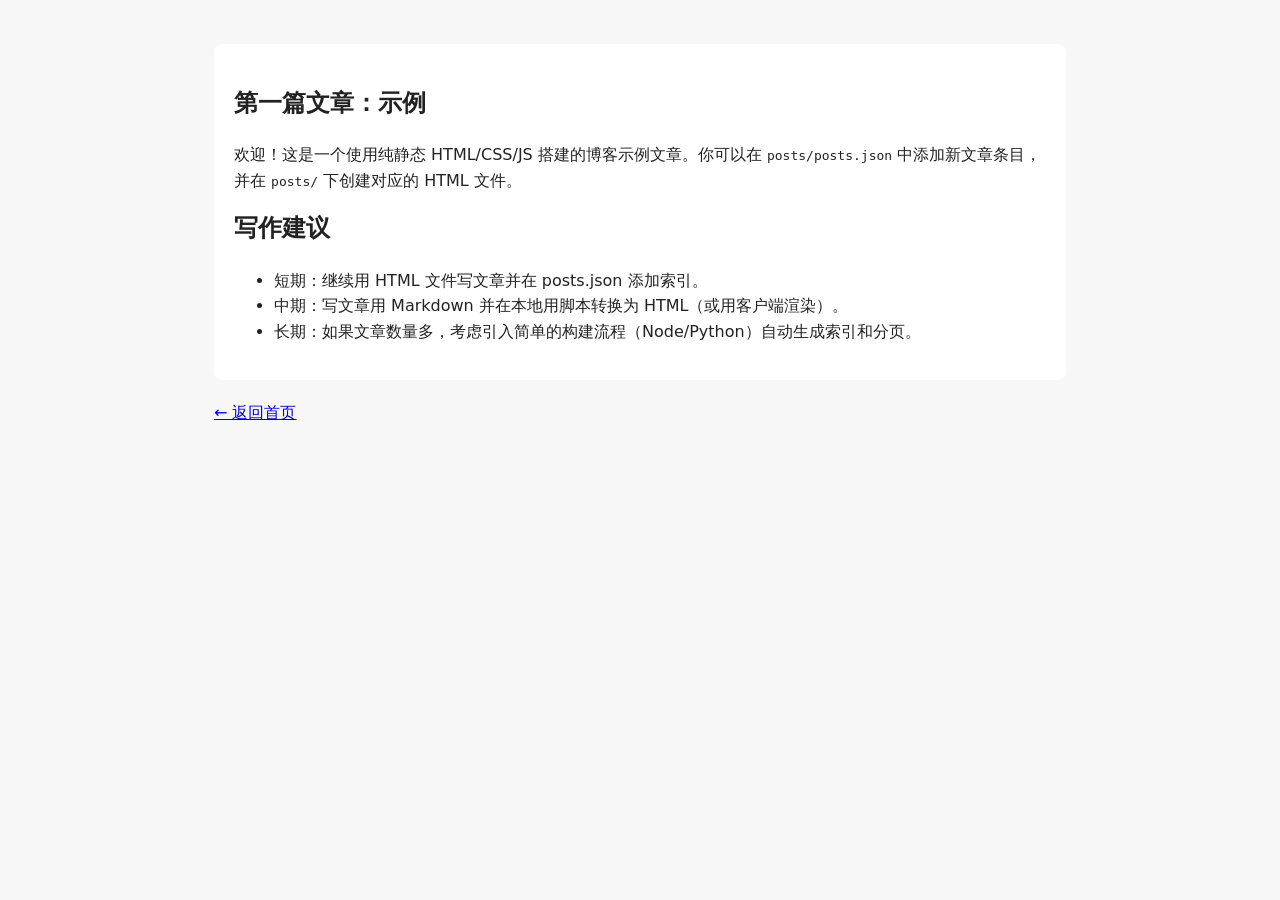
<file: posts/first-post.html>
<!doctype html>
<html lang="zh-CN">
<head>
  <meta charset="utf-8">
  <meta name="viewport" content="width=device-width,initial-scale=1">
  <title>第一篇文章</title>
  <link rel="stylesheet" href="../assets/style.css">
</head>
<body>
  <div class="container">
    <article>
      <h1>第一篇文章：示例</h1>
      <p>欢迎！这是一个使用纯静态 HTML/CSS/JS 搭建的博客示例文章。你可以在 <code>posts/posts.json</code> 中添加新文章条目，并在 <code>posts/</code> 下创建对应的 HTML 文件。</p>
      <h2>写作建议</h2>
      <ul>
        <li>短期：继续用 HTML 文件写文章并在 posts.json 添加索引。</li>
        <li>中期：写文章用 Markdown 并在本地用脚本转换为 HTML（或用客户端渲染）。</li>
        <li>长期：如果文章数量多，考虑引入简单的构建流程（Node/Python）自动生成索引和分页。</li>
      </ul>
    </article>
    <p><a href="../index.html">← 返回首页</a></p>
  </div>
</body>
</html>
</file>
<file: assets/style.css>
/* 简单样式：可按需扩展 */
:root{--bg:#f7f7f8;--card:#ffffff;--text:#222;--muted:#666;--accent:#0b78d1}
*{box-sizing:border-box}
html,body{height:100%}
body{margin:0;font-family:system-ui,-apple-system,Segoe UI,Roboto,'Helvetica Neue',Arial;line-height:1.6;color:var(--text);background:var(--bg)}
.container{max-width:900px;margin:0 auto;padding:24px}
.site-header{background:linear-gradient(90deg,#0b78d1,#4da3f7);color:#fff;padding:28px 0}
.site-title{margin:0;font-size:28px}
.site-desc{margin:6px 0 0;color:rgba(255,255,255,0.9)}
h2{margin-top:0}
.posts-list{list-style:none;padding:0;margin:12px 0}
.posts-list li{background:var(--card);margin:10px 0;padding:16px;border-radius:8px;box-shadow:0 1px 4px rgba(20,20,20,0.04)}
.posts-list a{color:var(--accent);text-decoration:none;font-weight:600}
.post-meta{font-size:13px;color:var(--muted);margin-top:6px}
.site-footer{padding:18px 0;text-align:center;color:var(--muted);font-size:14px}
article{background:var(--card);padding:20px;border-radius:8px;margin:20px 0}
@media (max-width:600px){.container{padding:16px}.site-title{font-size:20px}}

/* 404 page styles */
.error-container .illustration{display:flex;justify-content:center;margin-bottom:6px}
.error-container .illustration svg{max-width:220px;width:100%;height:auto}
.error-code{font-size:5rem;font-weight:700;color:#e74c3c;line-height:1;margin:6px 0}
.recommendations{margin-top:18px}
.recommendations h3{margin:0 0 8px}
.recommendations ul{list-style:none;padding:0;margin:0}
.recommendations li{background:var(--card);padding:10px;border-radius:6px;margin-bottom:8px;box-shadow:0 1px 3px rgba(0,0,0,0.04)}
.recommendations a{color:var(--accent);text-decoration:none}
</file>
